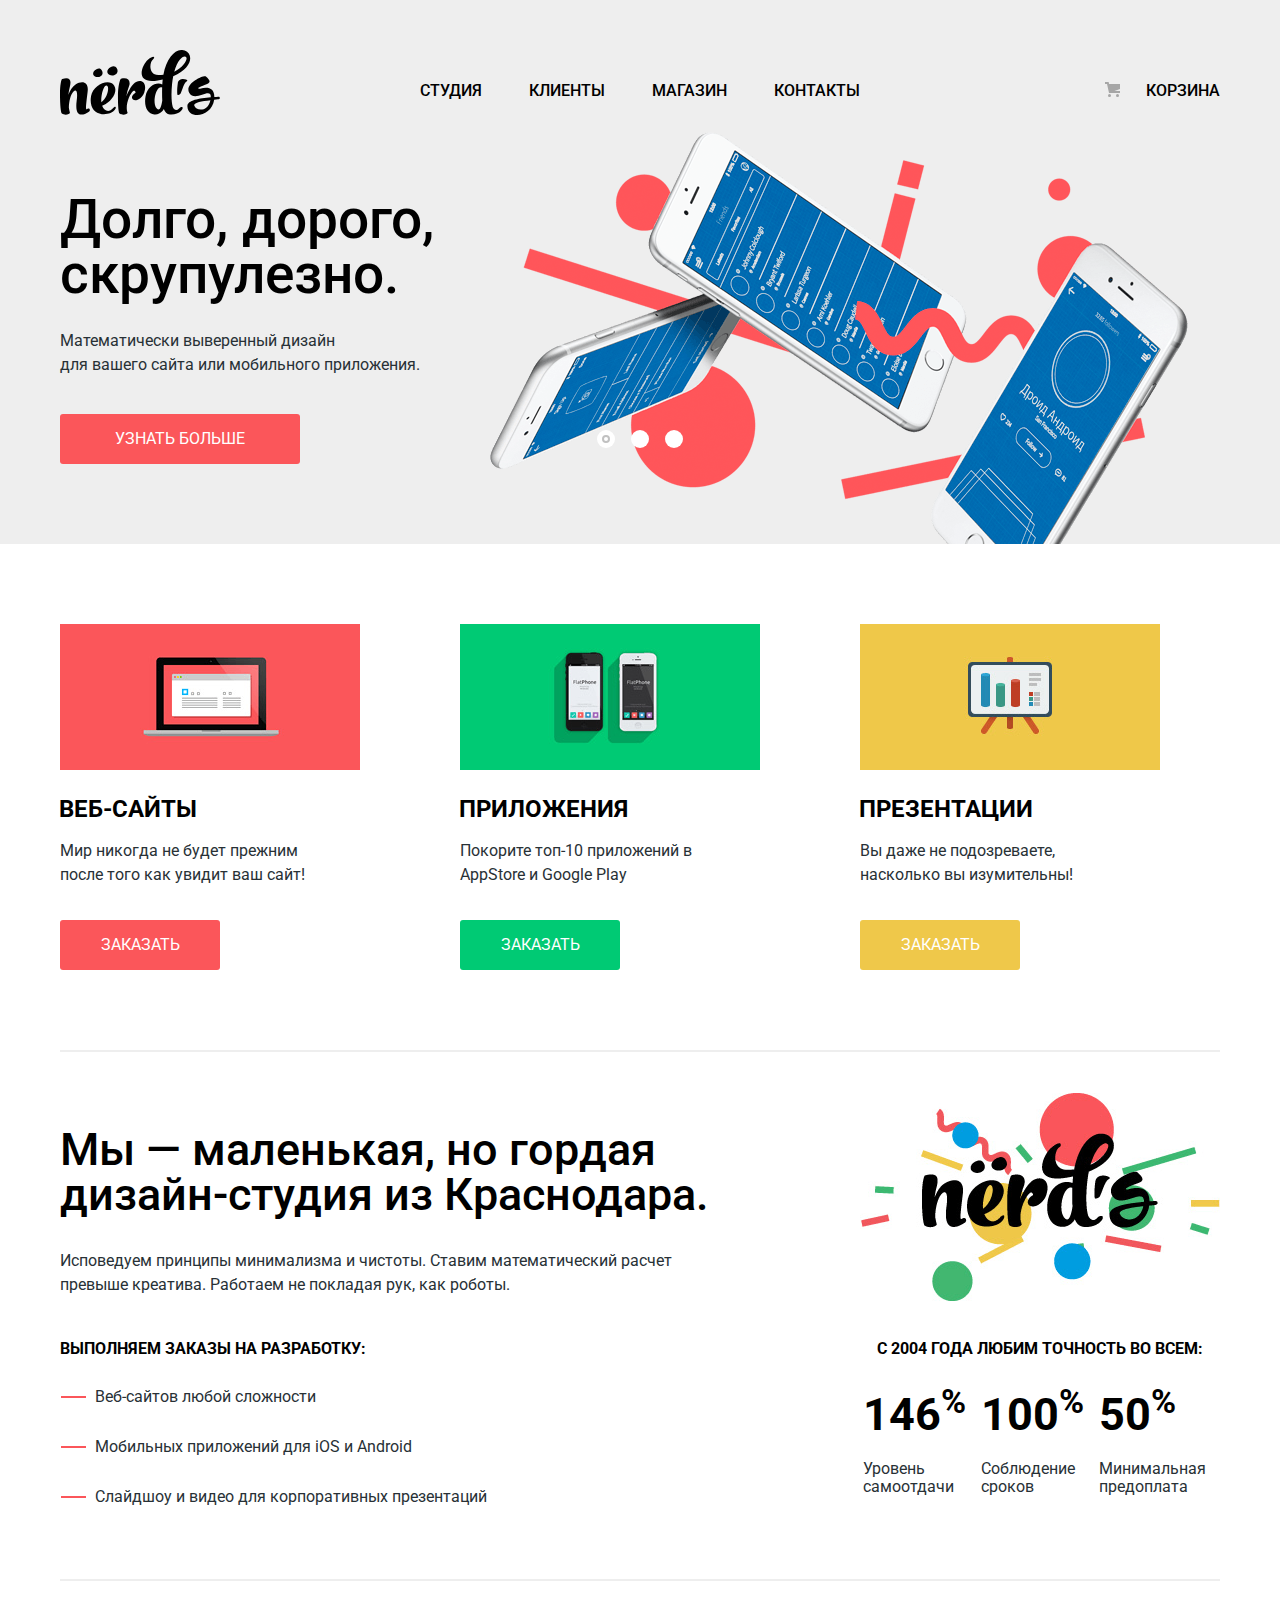
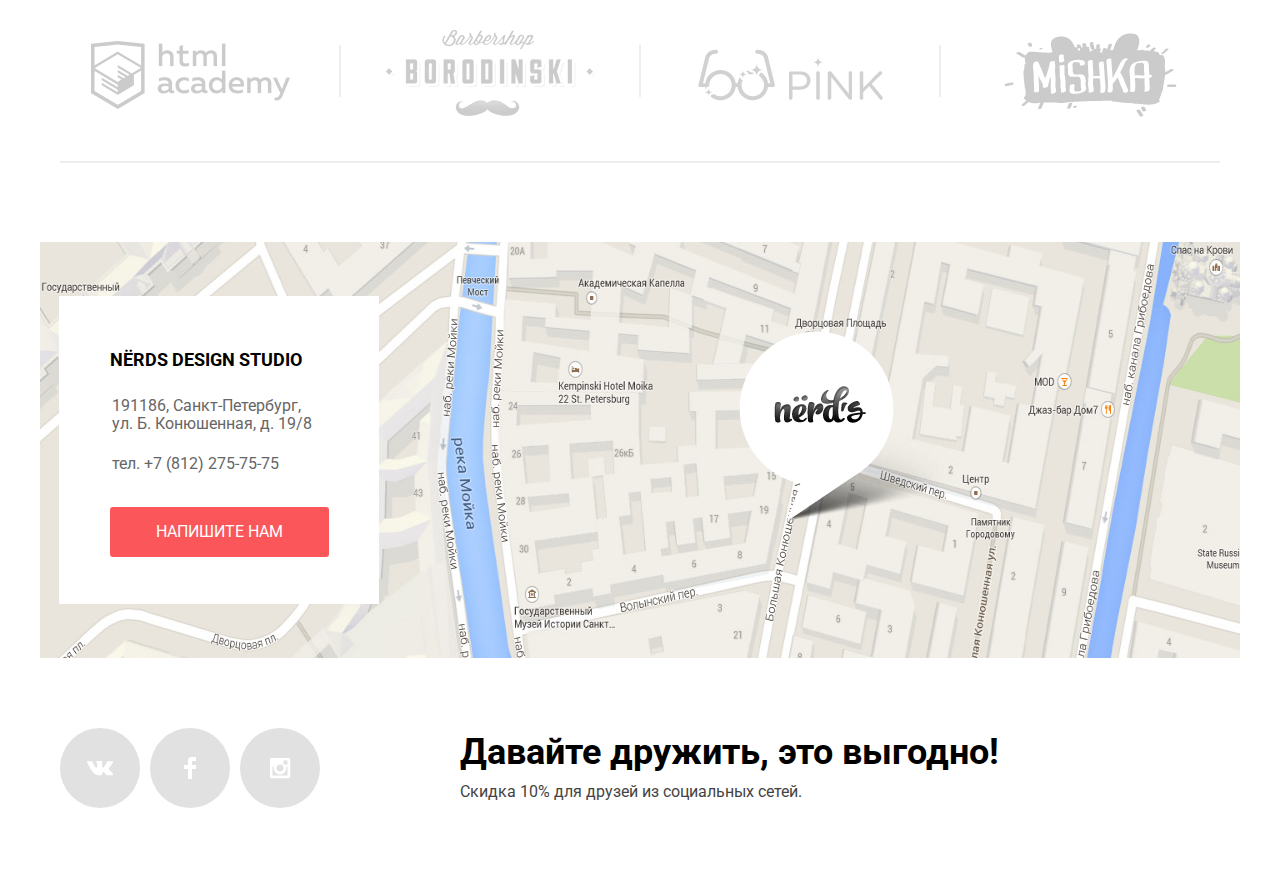
<file: index.html>
<!DOCTYPE html>
<html lang="ru">
<head>
    <meta charset="UTF-8">
    <meta name="viewport" content="width=device-width, initial-scale=1.0">
    <meta http-equiv="X-UA-Compatible" content="ie=edge">
    <link href="https://fonts.googleapis.com/css?family=Roboto:400,500,700&display=swap&subset=cyrillic" rel="stylesheet">
    <link rel="stylesheet" href="assets/style/normalize.css">
    <link rel="stylesheet" href="assets/style/style.css">
    <title>Дизайн студия «Нердс» | Главная</title>
</head>
<body>
    <header class="main-header">
        <h1 class="visually-hidden">Дизайн студия «Нердс»</h1>
        <div class="container">
            <nav class="main-navigation">
                <a class="main-logo"><img src="assets/svg/nerds-logo.svg" width="160" height="65" alt="Логотип студии"></a>
                <ul class="site-navigation-list">
                    <li><a href="#">Студия</a></li>
                    <li><a href="#">Клиенты</a></li>
                    <li><a href="catalog.html">Магазин</a></li>
                    <li><a href="#">Контакты</a></li>
                </ul>
                <ul class="user-navigation-list">
                    <li class="bash-link"><a href="#">Корзина</a></li>
                </ul>
            </nav>
        </div>
    </header>
    <main>
        <section class="main-keyvisual">
            <h2 class="visually-hidden">Преимущества</h2>
            <div class="container">
                <div class="slider-controls">
                    <i class="active first-slide-btn"></i>
                    <i class="second-slide-btn"></i>
                    <i class="third-slide-btn"></i>
                </div>
                <ul class="slider-list">
                    <li class="slider-item first-item slider-item-current">
                        <h3>
                            Долго, дорого,<br>
                            скрупулезно.
                        </h3>
                        <p>
                            Математически выверенный дизайн<br>
                            для вашего сайта или мобильного приложения.
                        </p>
                        <a class="slider-item-button button" href="#">Узнать больше</a>
                    </li>
                    <li class="slider-item second-item">
                        <h3>
                            Любим математику<br>
                            как никто другой
                        </h3>
                        <p>
                            Никакого креатива, только математические формулы<br>
                            для расчета идеальных пропорций.
                        </p>
                        <a class="slider-item-button button" href="#">Узнать больше</a>
                    </li>
                    <li class="slider-item third-item">
                        <h3>
                            Только ночь,<br>
                            только хардкор
                        </h3>
                        <p>
                            Работать днем, как все? Мы против этого.<br>
                            Ближе к полуночи работа только начинается.
                        </p>
                        <a class="slider-item-button button" href="#">Узнать больше</a>
                    </li>
                </ul>
            </div>
        </section>
        <section class="main-services container">
            <h2 class="visually-hidden">Наши услуги</h2>
            <ul class="services-list">
                <li class="services-item">
                    <h3>Веб-сайты</h3>
                    <p>
                        Мир никогда не будет прежним<br>
                        после того как увидит ваш сайт!
                    </p>
                    <button class="button btn-services" type="button">Заказать</button>
                </li>
                <li class="services-item">
                    <h3>Приложения</h3>
                    <p>
                        Покорите топ-10 приложений в<br>
                        AppStore и Google Play
                    </p>
                    <button class="button btn-services btn-green" type="button">Заказать</button>
                </li>
                <li class="services-item">
                    <h3>Презентации</h3>
                    <p>
                        Вы даже не подозреваете,<br>
                        насколько вы изумительны!
                    </p>
                    <button class="button btn-services btn-yellow" type="button">Заказать</button>
                </li>
            </ul>
        </section>
        <div class="index-columns container">
            <section class="main-studio">
                <h2 class="visually-hidden">Описание студии</h2>
                <b class="studio-topic">
                    Мы — маленькая, но гордая<br>
                    дизайн-студия из Краснодара.
                </b>
                <p class="studio-description">
                    Исповедуем принципы минимализма и чистоты. Ставим математический расчет<br>
                    превыше креатива. Работаем не покладая рук, как роботы.
                </p>
                <h4 class="order-topic">Выполняем заказы на разработку:</h4>
                <ul class="order-list">
                    <li class="order-item">Веб-сайтов любой сложности</li>
                    <li class="order-item">Мобильных приложений для iOS и Android</li>
                    <li class="order-item">Слайдшоу и видео для корпоративных презентаций</li>
                </ul>
            </section>
            <section class="main-statistic">
                <h2 class="visually-hidden">Наша статистика</h2>
                <img src="assets/img/stat-logo.png" width="360" height="208" alt="Логотип студии">
                <h4>С 2004 года любим точность во всем:</h4>
                <table class="statistic-table">
                    <tr>
                        <td>146<sup>%</sup></td>
                        <td>100<sup>%</sup></td>
                        <td>50<sup>%</sup></td>
                    </tr>
                    <tr>
                        <td>Уровень<br>самоотдачи</td>
                        <td>Соблюдение<br>сроков</td>
                        <td>Минимальная<br>предоплата</td>
                    </tr>
                </table>
            </section>
        </div>
        <section class="main-partners container">
            <h2 class="visually-hidden">Наши партнеры</h2>
            <ul class="partners-list">
                <li class="partners-item">
                    <a href="https://htmlacademy.ru/intensive/htmlcss"><img src="assets/img/logo-1.png" width="199" height="68" alt="логотип html academy"></a>
                </li>
                <li class="partners-item">
                    <a href="#"><img src="assets/img/logo-2.png" width="209" height="90" alt="логотип barbershop borodinskiy"></a>
                </li>
                <li class="partners-item">
                    <a href="#"><img src="assets/img/logo-3.png" width="185" height="52" alt="логотип pink"></a>
                </li>
                <li class="partners-item">
                    <a href="#"><img src="assets/img/logo-4.png" width="173" height="84" alt="логотип mishka"></a>
                </li>
            </ul>
        </section>
        <section class="main-map">
            <h2 class="visually-hidden">Как до нас добраться</h2>
            <img class="map-image" src="assets/img/map.jpg" width="1440" height="416" alt="Офис компании по адресу ул. Большая Конюшенная 19/8, Санкт-Петербург">
            <div class="map-description">
                <h4>Nёrds design studio</h4>
                <p>
                    191186, Санкт-Петербург,<br> 
                    ул. Б. Конюшенная, д. 19/8
                </p>
                <p>
                    тел. +7 (812) 275-75-75
                </p>
                <button class="button map-description-btn btn-red" type="button">Напишите нам</button>
            </div>
        </section>
    </main>
    <footer class="main-footer container">
        <ul class="social-list">
            <li class="social-item">
                <a href="#"><img src="assets/svg/vk-icon.svg" alt="Ссылка на Vk"></a>
            </li>
            <li class="social-item">
                <a href="#"><img src="assets/svg/fb-icon.svg" alt="Ссылка на Facebook"></a>
            </li>
            <li class="social-item">
                <a href="#"><img src="assets/svg/insta-icon.svg" alt="Ссылка на Instagram"></a>
            </li>
        </ul>
        <div class="offer-wrapper">
            <strong class="offer-topic">Давайте дружить, это выгодно!</strong>
            <p class="offer-description">
                Скидка 10% для друзей из социальных сетей.
            </p>
        </div>
    </footer>
    <section class="modal-write">
        <h2>Напишите нам</h2>
        <form class="write-us" action="https://echo.htmlacademy.ru" method="POST">
            <p class="input-item">
                <label for="write_name">Ваше имя:</label>
                <input class="modal-write-name" id="write_name" type="text" name="name" placeholder="Имя Фамилия" required>
            </p>
            <p class="input-item">
                <label for="write_email">Ваш e-mail:</label>
                <input class="modal-write-email" id="write_email" type="email" name="email" placeholder="email@example.com" pattern="/^[a-zA-Z0-9.!#$%&*+/=?^_'{|}~-]+@[a-zA-Z0-9-]+(?:\.[a-zA-Z0-9-]+)*$/" required>
            </p>
            <p class="input-item">
                <label for="white_text">Текст письма:</label>
                <textarea name="plaintext" id="white_text" cols="30" rows="5">В свободной форме</textarea>
            </p>
            <button class="button btn-red" type="submit">Отправить</button>
        </form>
        <button class="modal-close" type="button">Закрыть</button>
    </section>
    <script src="assets/js/modal.js"></script>
    <script src="assets/js/slider.js"></script>
</body>
</html>
</file>
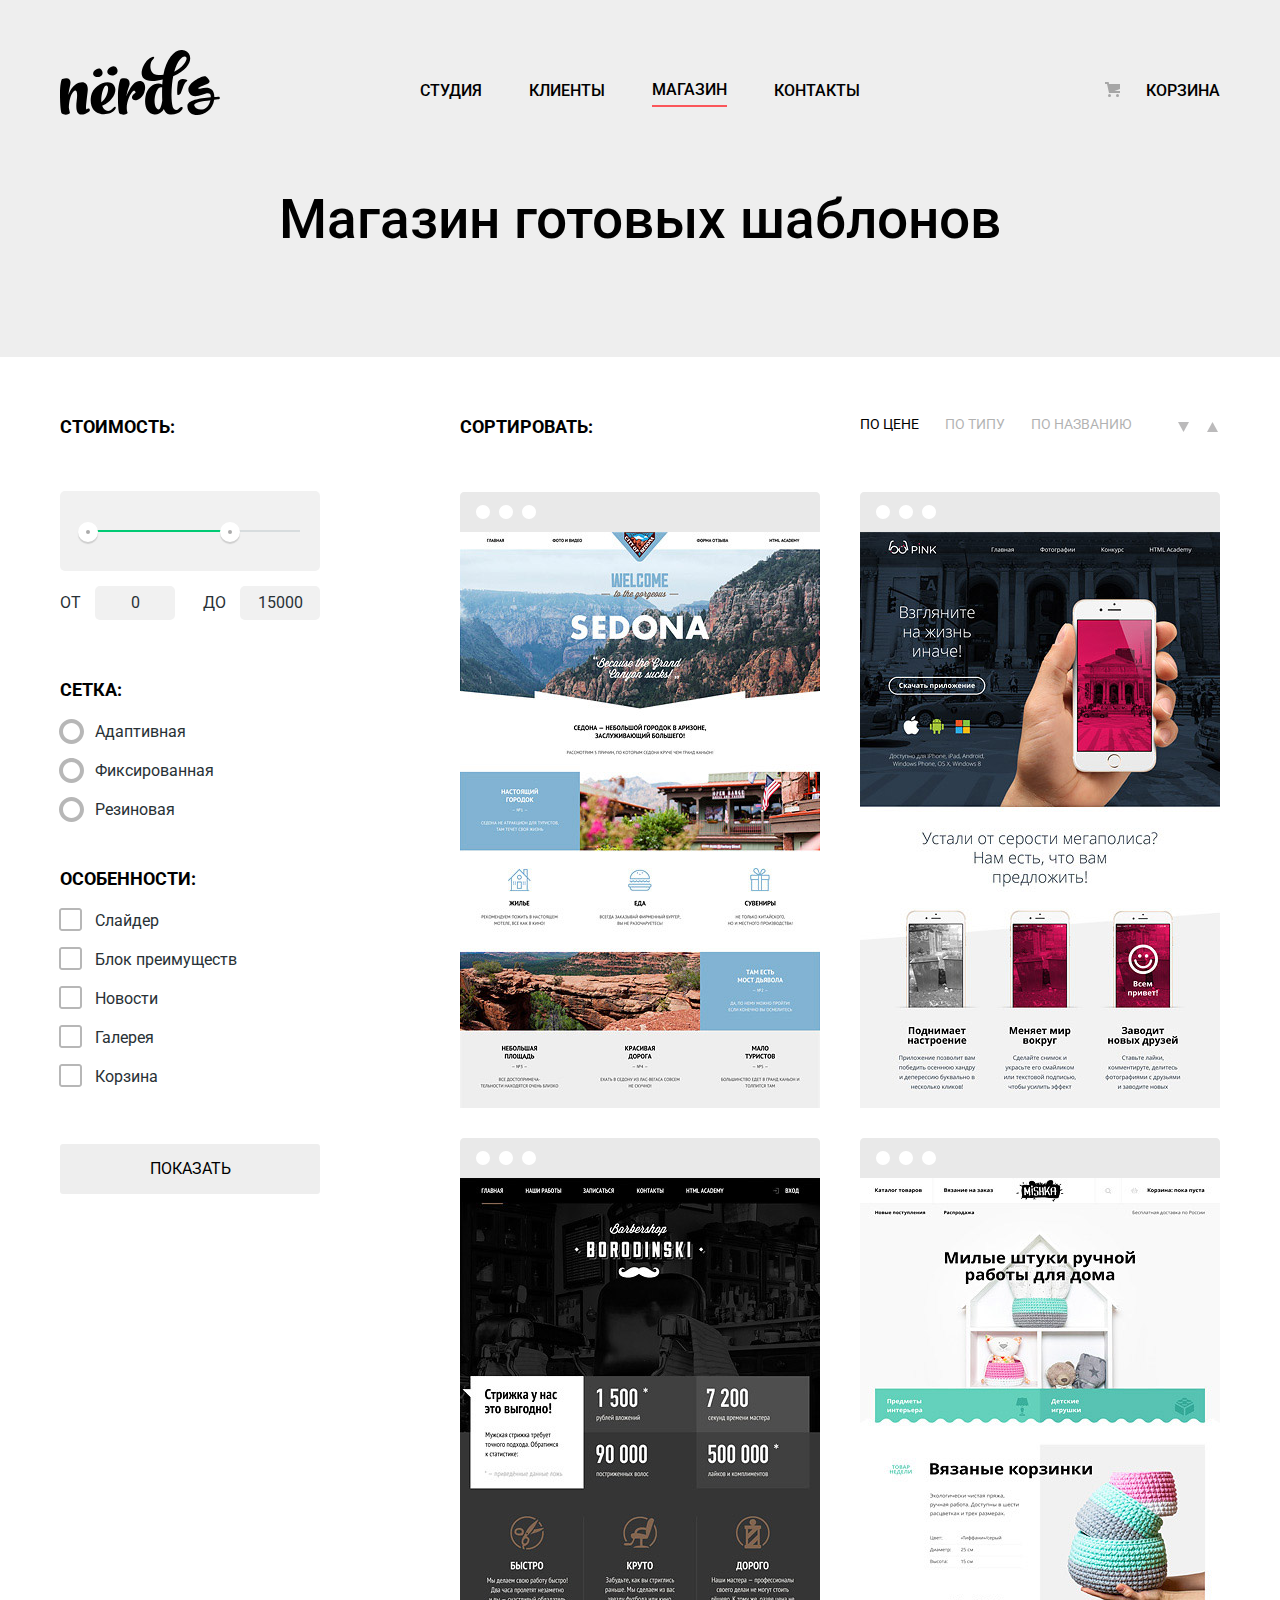
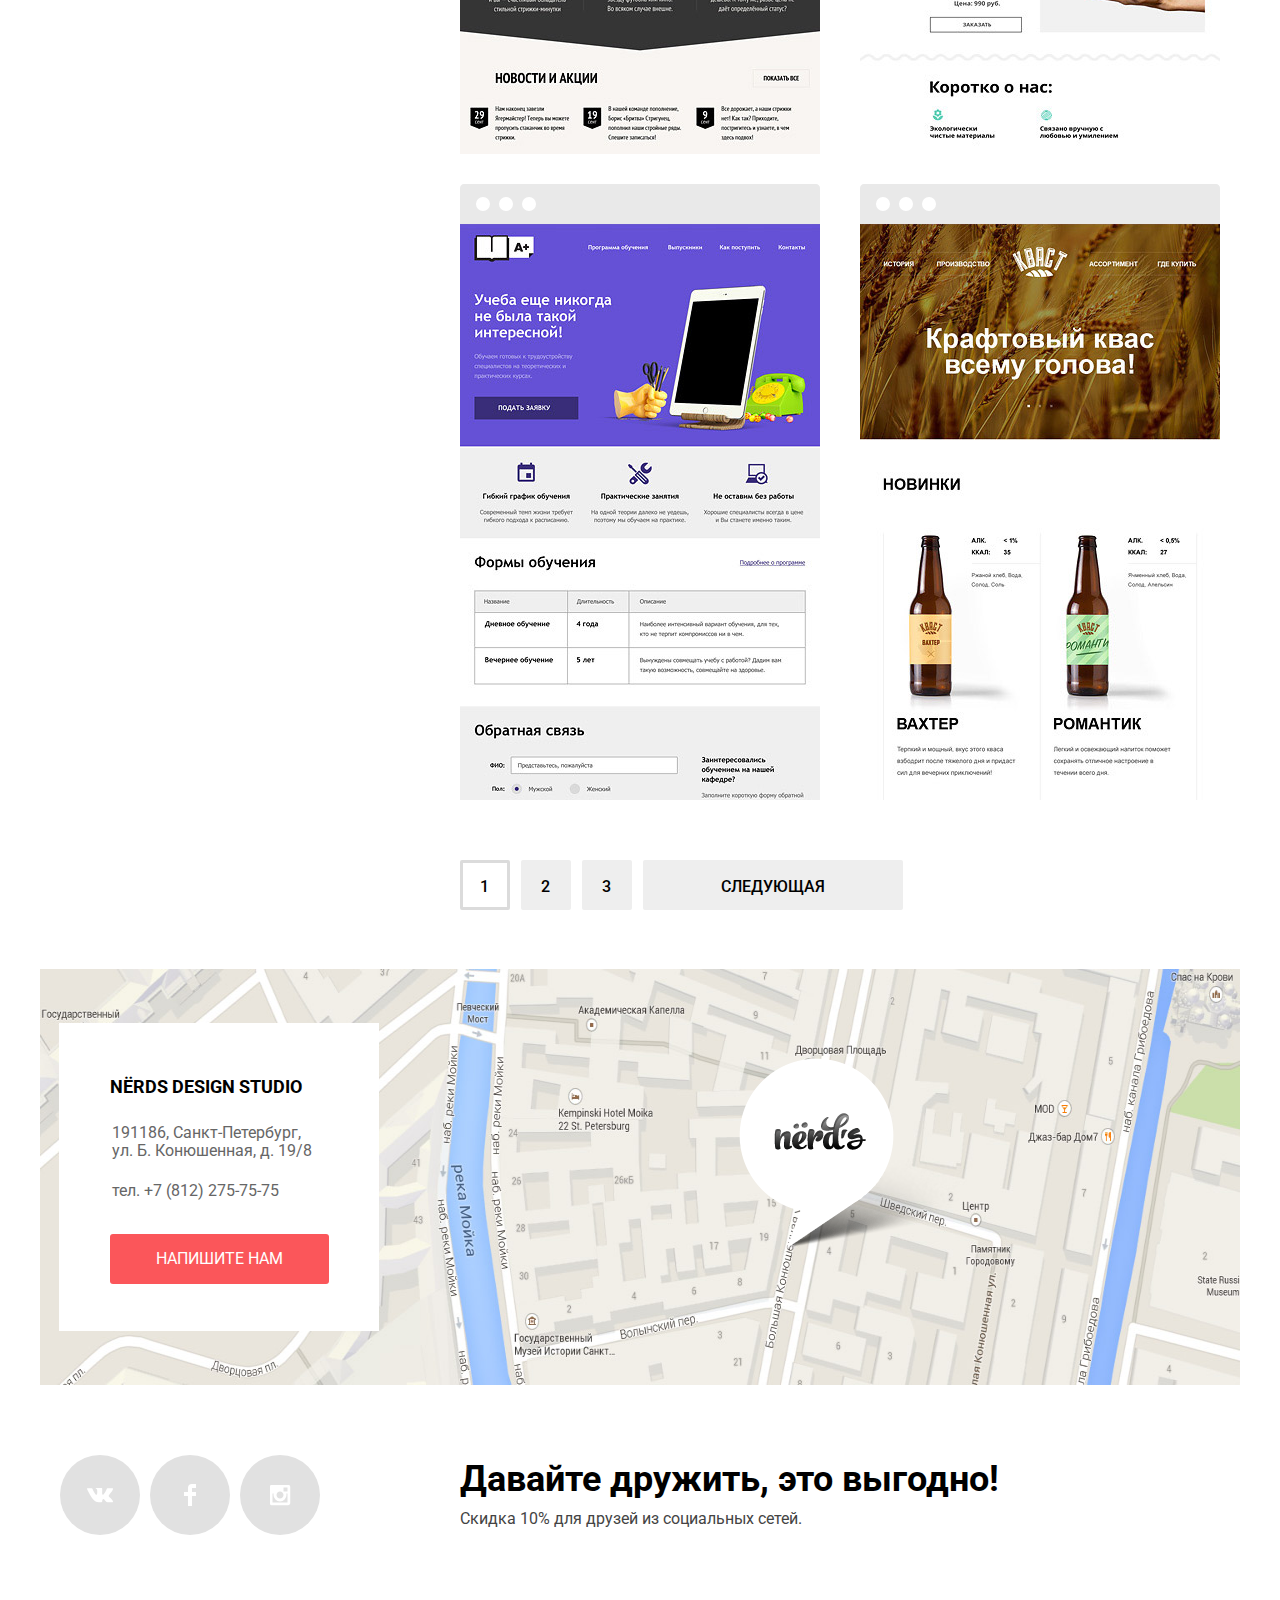
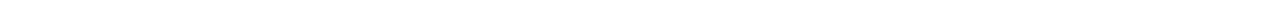
<file: catalog.html>
<!DOCTYPE html>
<html lang="en">
<head>
    <meta charset="UTF-8">
    <meta name="viewport" content="width=device-width, initial-scale=1.0">
    <meta http-equiv="X-UA-Compatible" content="ie=edge">
    <link href="https://fonts.googleapis.com/css?family=Roboto:400,500,700&display=swap&subset=cyrillic" rel="stylesheet">
    <link rel="stylesheet" href="assets/style/normalize.css">
    <link rel="stylesheet" href="assets/style/style.css">
    <title>Дизайн студия «Нердс» | Магазин готовых шаблонов</title>
</head>
<body class="inner-page">
    <header class="main-header">
        <div class="container">
            <nav class="main-navigation">
                <a class="main-logo" href="index.html"><img src="assets/svg/nerds-logo.svg" width="160" height="65" alt="Логотип студии"></a>
                <ul class="site-navigation-list">
                    <li><a href="#">Студия</a></li>
                    <li><a href="#">Клиенты</a></li>
                    <li class="navigation-item-current"><a>Магазин</a></li>
                    <li><a href="#">Контакты</a></li>
                </ul>
                <ul class="user-navigation-list">
                    <li class="bash-link"><a href="#">Корзина</a></li>
                </ul>
            </nav>
            <h1 class="page-title">Магазин готовых шаблонов</h1>
        </div>
    </header>
    <main>
        <div class="catalog-columns container">
            <section class="filter">
                <h2 class="visually-hidden">Фильтр товаров</h2>
                <form class="filter" action="https://echo.htmlacademy.ru" method="GET">
                    <fieldset class="filter-item">
                        <legend>Стоимость:</legend>
                        <div class="range-filter">
                            <div class="range-controls">
                                <div class="scale">
                                    <div class="bar"></div>
                                </div>
                                <div class="toggle toggle-min"></div>
                                <div class="toggle toggle-max"></div>
                            </div>
                            <div class="price-controls">
                                <label class="min-price">от <input name="min-price" type="text" value="0"></label>
                                <label class="max-price">до <input name="max-price" type="text" value="15000"></label>
                            </div>
                        </div>
                    </fieldset>
                    <fieldset class="filter-item">
                        <legend>Сетка:</legend>
                        <ul>
                            <li class="filter-option">
                                <input class="visually-hidden filter-input filter-input-radio" id="filter_adaptive" type="radio" name="filter-grid">
                                <label class="filter-label filter-label-radio" for="filter_adaptive">Адаптивная</label>
                            </li>
                            <li class="filter-option">
                            	<input class="visually-hidden filter-input filter-input-radio" id="filter_static" type="radio" name="filter-grid">
                            	<label class="filter-label filter-label-radio" for="filter_static">Фиксированная</label>
                            </li>
                            <li class="filter-option">
                                <input class="visually-hidden filter-input filter-input-radio" id="filter_fluid" type="radio" name="filter-grid">
                                <label class="filter-label filter-label-radio" for="filter_fluid">Резиновая</label>
                            </li>
                        </ul>
                    </fieldset>
                    <fieldset class="filter-item">
                        <legend>Особенности:</legend>
                        <ul>
                            <li class="filter-option">
                                <input class="visually-hidden filter-input filter-input-checkbox" id="filter_slider" type="checkbox" name="filter-slider">
                                <label class="filter-label filter-label-checkbox" for="filter_slider">Слайдер</label>
                            </li>
                            <li class="filter-option">
                                <input class="visually-hidden filter-input filter-input-checkbox" id="filter_advantages" type="checkbox" name="filter-advantages">
                                <label class="filter-label filter-label-checkbox" for="filter_advantages">Блок преимуществ</label>
                            </li>
                            <li class="filter-option">
                                <input class="visually-hidden filter-input filter-input-checkbox" id="filter_news" type="checkbox" name="filter-news">
                                <label class="filter-label filter-label-checkbox" for="filter_news">Новости</label>
                            </li>
                            <li class="filter-option">
                                <input class="visually-hidden filter-input filter-input-checkbox" id="filter_gallery" type="checkbox" name="filter-gallery">
                                <label class="filter-label filter-label-checkbox" for="filter_gallery">Галерея</label>
                            </li>
                            <li class="filter-option">
                                <input class="visually-hidden filter-input filter-input-checkbox" id="filter_basket" type="checkbox" name="filter-basket">
                                <label class="filter-label filter-label-checkbox" for="filter_basket">Корзина</label>
                            </li>
                        </ul>
                    </fieldset>
                    <button class="button btn-filter" type="button">Показать</button>
                </form>
            </section>
            <section class="catalog">
                <div class="catalog-sort">
                    <h3 class="sort-topic">Сортировать:</h3>
                    <div class="sort-list-wrapper">
                        <ul class="sort-type-list">
                            <li class="sort-type-item type-active">
                                <a>По цене</a>
                            </li>
                            <li class="sort-type-item">
                                <a href="#">По типу</a>
                            </li>
                            <li class="sort-type-item">
                                <a href="#">По названию</a>
                            </li>
                        </ul>
                        <ul class="sort-direction-list">
                            <li class="sort-direction-item direction-down direction-active">
                                <a href="#"><span class="visually-hidden">Сортировка по убыванию</span></a>
                            </li>
                            <li class="sort-direction-item direction-up">
                                <a href="#"><span class="visually-hidden">Сортировка по возрастанию</span></a>
                            </li>
                        </ul>
                    </div>
                </div>
                <ul class="catalog-list">
                    <li class="catalog-item">
                        <svg xmlns="http://www.w3.org/2000/svg" width="360" height="40" viewBox="0 0 360 40"><path fill="#e9e9e9" d="M356 0H4C1.8 0 0 1.8 0 4v36h360V4c0-2.2-1.8-4-4-4zM22.991 27a7 7 0 1 1 0-14 7 7 0 0 1 0 14zm23.011 0a7 7 0 1 1 0-14 7 7 0 0 1 0 14zm23.011 0a7 7 0 1 1 0-14 7 7 0 0 1 0 14z"/></svg>
                        <img src="assets/img/img-sedona.jpg" width="360" height="576" alt="Превью сайта «Седона»">
                        <div class="catalog-item-hover">
                            <h3>Sedona</h3>
                            <p>
                                Информационный сайт<br>
                                для туристов
                            </p>
                            <button class="button btn-red" type="button">9 900 Руб.</button>
                        </div>
                    </li>
                    <li class="catalog-item">
                        <svg xmlns="http://www.w3.org/2000/svg" width="360" height="40" viewBox="0 0 360 40"><path fill="#e9e9e9" d="M356 0H4C1.8 0 0 1.8 0 4v36h360V4c0-2.2-1.8-4-4-4zM22.991 27a7 7 0 1 1 0-14 7 7 0 0 1 0 14zm23.011 0a7 7 0 1 1 0-14 7 7 0 0 1 0 14zm23.011 0a7 7 0 1 1 0-14 7 7 0 0 1 0 14z"/></svg>
                        <img src="assets/img/img-pink.jpg" width="360" height="576" alt="Превью сайта «Пинк»">
                        <div class="catalog-item-hover">
                            <h3>Pink app</h3>
                            <p>
                                Продуктовый лендинг<br>
                                приложения для iOS и Android
                            </p>
                            <button class="button btn-red" type="button">9 900 Руб.</button>
                        </div>
                    </li>
                    <li class="catalog-item">
                        <svg xmlns="http://www.w3.org/2000/svg" width="360" height="40" viewBox="0 0 360 40"><path fill="#e9e9e9" d="M356 0H4C1.8 0 0 1.8 0 4v36h360V4c0-2.2-1.8-4-4-4zM22.991 27a7 7 0 1 1 0-14 7 7 0 0 1 0 14zm23.011 0a7 7 0 1 1 0-14 7 7 0 0 1 0 14zm23.011 0a7 7 0 1 1 0-14 7 7 0 0 1 0 14z"/></svg>
                        <img src="assets/img/img-barbershop.jpg" width="360" height="576" alt="Превью сайта «Бородинский»">
                        <div class="catalog-item-hover">
                            <h3>Barbershop</h3>
                            <p>
                                Сайт салоны красоты.<br>
                                Для мужчин, да.
                            </p>
                            <button class="button btn-red" type="button">9 900 Руб.</button>
                        </div>
                    </li>
                    <li class="catalog-item">
                        <svg xmlns="http://www.w3.org/2000/svg" width="360" height="40" viewBox="0 0 360 40"><path fill="#e9e9e9" d="M356 0H4C1.8 0 0 1.8 0 4v36h360V4c0-2.2-1.8-4-4-4zM22.991 27a7 7 0 1 1 0-14 7 7 0 0 1 0 14zm23.011 0a7 7 0 1 1 0-14 7 7 0 0 1 0 14zm23.011 0a7 7 0 1 1 0-14 7 7 0 0 1 0 14z"/></svg>
                        <img src="assets/img/img-mishka.jpg" width="360" height="576" alt="Превью сайта «Мишка»">
                        <div class="catalog-item-hover">
                            <h3>Mishka</h3>
                            <p>
                                Интернет-магазин<br>
                                вязаных игрушек
                            </p>
                            <button class="button btn-red" type="button">9 900 Руб.</button>
                        </div>
                    </li>
                    <li class="catalog-item">
                        <svg xmlns="http://www.w3.org/2000/svg" width="360" height="40" viewBox="0 0 360 40"><path fill="#e9e9e9" d="M356 0H4C1.8 0 0 1.8 0 4v36h360V4c0-2.2-1.8-4-4-4zM22.991 27a7 7 0 1 1 0-14 7 7 0 0 1 0 14zm23.011 0a7 7 0 1 1 0-14 7 7 0 0 1 0 14zm23.011 0a7 7 0 1 1 0-14 7 7 0 0 1 0 14z"/></svg>
                        <img src="assets/img/img-aplus.jpg" width="360" height="576" alt="Превью сайта «А Плюс»">
                        <div class="catalog-item-hover">
                            <h3>A Plus</h3>
                            <p>
                                Лендинг курсов повышения<br>
                                квалификации
                            </p>
                            <button class="button btn-red" type="button">9 900 Руб.</button>
                        </div>
                    </li>
                    <li class="catalog-item">
                        <svg xmlns="http://www.w3.org/2000/svg" width="360" height="40" viewBox="0 0 360 40"><path fill="#e9e9e9" d="M356 0H4C1.8 0 0 1.8 0 4v36h360V4c0-2.2-1.8-4-4-4zM22.991 27a7 7 0 1 1 0-14 7 7 0 0 1 0 14zm23.011 0a7 7 0 1 1 0-14 7 7 0 0 1 0 14zm23.011 0a7 7 0 1 1 0-14 7 7 0 0 1 0 14z"/></svg>
                        <img src="assets/img/img-kvast.jpg" width="360" height="576" alt="Превью сайта «Кваст»">
                        <div class="catalog-item-hover">
                            <h3>Кваст</h3>
                            <p>
                                Промо-сайт производителя<br>
                                крафтового кваса
                            </p>
                            <button class="button btn-red" type="button">9 900 Руб.</button>
                        </div>
                    </li>
                </ul>
                <ul class="pagination-list">
                    <li class="pagination-item pagination-item-current">
                        <a>1</a>
                    </li>
                    <li class="pagination-item">
                        <a href="#">2</a>
                    </li>
                    <li class="pagination-item">
                        <a href="#">3</a>
                    </li>
                    <li class="pagination-item pagination-next">
                        <a href="#">Следующая</a>
                    </li>
                </ul>
            </section>
        </div>
        <section class="main-map">
            <h2 class="visually-hidden">Как до нас добраться</h2>
            <img class="map-image" src="assets/img/map.jpg" width="1440" height="416" alt="Офис компании по адресу ул. Большая Конюшенная 19/8, Санкт-Петербург">
            <div class="map-description">
                <h4>Nёrds design studio</h4>
                <p>
                    191186, Санкт-Петербург,<br> 
                    ул. Б. Конюшенная, д. 19/8
                </p>
                <p>
                    тел. +7 (812) 275-75-75
                </p>
                <button class="button map-description-btn btn-red" type="button">Напишите нам</button>
            </div>
        </section>
    </main>
    <footer class="main-footer container">
        <ul class="social-list">
            <li class="social-item">
                <a href="#"><img src="assets/svg/vk-icon.svg" alt="Ссылка на Vk"></a>
            </li>
            <li class="social-item">
                <a href="#"><img src="assets/svg/fb-icon.svg" alt="Ссылка на Facebook"></a>
            </li>
            <li class="social-item">
                <a href="#"><img src="assets/svg/insta-icon.svg" alt="Ссылка на Instagram"></a>
            </li>
        </ul>
        <div class="offer-wrapper">
            <strong class="offer-topic">Давайте дружить, это выгодно!</strong>
            <p class="offer-description">
                Скидка 10% для друзей из социальных сетей.
            </p>
        </div>
    </footer>
    <section class="modal-write">
        <h2>Напишите нам</h2>
        <form class="write-us" action="https://echo.htmlacademy.ru" method="POST">
            <p class="input-item">
                <label for="write_name">Ваше имя:</label>
                <input class="modal-write-name" id="write_name" type="text" name="name" placeholder="Имя Фамилия" required>
            </p>
            <p class="input-item">
                <label for="write_email">Ваш e-mail:</label>
                <input class="modal-write-email" id="write_email" type="email" name="email" placeholder="email@example.com" pattern="/^[a-zA-Z0-9.!#$%&*+/=?^_'{|}~-]+@[a-zA-Z0-9-]+(?:\.[a-zA-Z0-9-]+)*$/" required>
            </p>
            <p class="input-item">
                <label for="white_text">Текст письма:</label>
                <textarea name="plaintext" id="white_text" cols="30" rows="5">В свободной форме</textarea>
            </p>
            <button class="button btn-red" type="submit">Отправить</button>
        </form>
        <button class="modal-close" type="button">Закрыть</button>
    </section>
    <script src="assets/js/modal.js"></script>
</body>
</html>
</file>
<file: assets/style/style.css>
/*
* Prefixed by https://autoprefixer.github.io
* PostCSS: v7.0.29,
* Autoprefixer: v9.7.6
* Browsers: last 4 version
*/

body {
    min-width: 1200px;
    margin: 0;
    padding: 0;

    font-family: 'Roboto', Arial, sans-serif;
    font-size: 16px;
    line-height: 24px;
    font-weight: 400;
    color: #283136;

    background-color: #ffffff;

}

a {
    text-decoration: none;
}

.visually-hidden:not(:focus):not(:active),
input[type="checkbox"].visually-hidden,
input[type="radio"].visually-hidden {
    position: absolute;

    width: 1px;
    height: 1px;
    margin: -1px;
    border: 0;
    padding: 0;

    white-space: nowrap;

    -webkit-clip-path: inset(100%);

    clip-path: inset(100%);
    clip: rect(0 0 0 0);
    overflow: hidden;
}

.container {
    width: 1200px;
    margin: 0 auto;
    padding: 0 20px;
    -webkit-box-sizing: border-box;
    box-sizing: border-box;
}

.button {
    display: block;
    width: 240px;
    padding: 16px 0;

    font-size: 16px;
    line-height: 18px;
    color: #ffffff;
    text-transform: uppercase;
    text-align: center;
    text-decoration: none;

    background-color: #fb565a;
    border-radius: 3px;
    border: none;
    cursor: pointer;
}

.button:hover,
.button:focus {
    background-color: #e74246;
}

.button:active {
    color: rgba(255, 255, 255, 0.3);

    background-color: #d7373b;
    -webkit-box-shadow: 0 3px rgba(0, 0, 0, 0.1) inset;
    box-shadow: 0 3px rgba(0, 0, 0, 0.1) inset;
}

/* Шапка сайта */

.page-title {
    margin: 0 auto;
    padding: 0;
    padding-top: 70px;
    padding-bottom: 110px;


    font-size: 55px;
    line-height: 55px;
    font-weight: 500;
    text-align: center;
    color: #000000;

    background-color: #eeeeee;
}

.main-header {
    background-color: #eeeeee;
}

.main-logo img:hover {
    cursor: pointer;
    opacity: 0.8;
}

.main-logo img:active {
    opacity: 0.3;
}

.main-navigation {
    display: -webkit-box;
    display: -ms-flexbox;
    display: flex;
    -webkit-box-pack: justify;
    -ms-flex-pack: justify;
    justify-content: space-between;
    width: 1160px;
    padding-top: 50px;
}

.site-navigation-list {
    display: -webkit-box;
    display: -ms-flexbox;
    display: flex;
    -webkit-box-pack: justify;
    -ms-flex-pack: justify;
    justify-content: space-between;
    -ms-flex-wrap: wrap;
    flex-wrap: wrap;
    -webkit-box-align: center;
    -ms-flex-align: center;
    align-items: center;

    min-width: 440px;
    margin: 0;
    padding: 0;
    padding-top: 10px;

    list-style: none;
}

.navigation-item-current::after {
    content: "";

    display: block;
    width: inherit;
    height: 2px;

    background-color: #fb565a;
}

.user-navigation-list {
    position: relative;

    display: -webkit-box;

    display: -ms-flexbox;

    display: flex;
    -ms-flex-wrap: wrap;
    flex-wrap: wrap;
    -webkit-box-pack: end;
    -ms-flex-pack: end;
    justify-content: flex-end;
    -webkit-box-align: center;
    -ms-flex-align: center;
    align-items: center;
    min-width: 160px;
    margin: 0;
    padding: 0;
    padding-top: 10px;

    list-style: none;
}

.bash-link {
    -webkit-box-sizing: border-box;
    box-sizing: border-box;
    padding-left: 45px;
}

.bash-link::before {
    content: "";

    position: absolute;
    top: 32px;
    left: 45px;
    width: 20px;
    height: 20px;

    background-image: url("../svg/cart-icon.svg");
    background-repeat: no-repeat;
    background-position: 0 0;
}

.site-navigation-list li a,
.user-navigation-list li a{
    line-height: 30px;
    font-weight: 500;
    text-transform: uppercase;
    color: #000000;

    background-color: #eeeeee;
}

.site-navigation-list li:not(.navigation-item-current) a:hover,
.user-navigation-list li a:hover {
    color: #fb565a;
}

.site-navigation-list li a:active,
.user-navigation-list li a:active {
    color: #000000;
    opacity: 0.3;
}

.active {
    position: relative;
}

.active::after {
    content: "";

    position: absolute;
    top: 33px;
    left: 2px;
    display: block;

    width: 74px;
    height: 2px;
    background-color: #fb565a;
}

/* Кейвижуал */

.main-keyvisual {
    position: relative;

    background-color: #eeeeee;
}

.slider-controls {
    position: absolute;
    left: 50%;
    bottom: 104px;
    z-index: 100;

    width: 160px;
    height: 18px;

    text-align: center;
    font-size: 0;
    -webkit-transform: translate(-50%);
    -ms-transform: translate(-50%);
    transform: translate(-50%);
}

.slider-controls i {
    position: relative;

    display: inline-block;
    width: 18px;
    height: 18px;
    padding: 8px;

    border-radius: 50%;
    cursor: pointer;
}

.slider-controls i::after {
    content: "";

    position: absolute;
    top: 8px;
    left: 8px;
    z-index: 1;

    width: 18px;
    height: 18px;

    background: #ffffff;

    border-radius: 50%;
}

.slider-controls .active::before {
    content: "";

    position: absolute;
    left: 50%;
    top: 50%;
    z-index: 2;

    width: 4px;
    height: 4px;
    margin: -4px;

    background-color: inherit;
    border: 2px solid #c1c1c1;
    border-radius: 50%;
}

.slider-list {
    margin: 0;
    padding: 0;

    list-style: none;
}

.slider-item {
    display: none;
    padding: 70px 0 80px 0;
}

.slider-item-current {
    display: block;
}

.slider-item:nth-child(1) {
    background-image: url("../img/slide1.png");
    background-repeat: no-repeat;
    background-position: 93% 10px;
}
.slider-item:nth-child(2) {
    background-image: url("../img/slide2.png");
    background-repeat: no-repeat;
    background-position: 100% 0;
}
.slider-item:nth-child(3) {
    background-image: url("../img/slide3.png");
    background-repeat: no-repeat;
    background-position: 100% 20px;
}

.slider-item h3 {
    max-width: 600px;
    margin: 0;
    margin-bottom: 27px;

    font-size: 55px;
    line-height: 55px;
    font-weight: 500;
    color: #000000;
}

.slider-item p {
    max-width: 430px;
    margin: 0;
    margin-bottom: 37px;
}

.slider-item-button {
    background-color: #fb565a;
}

/* Услгуги */

.main-services {
    background-image: url("../img/divide.png");
    background-repeat: no-repeat;
    background-position: 20px 506px;
    padding-bottom: 87px;
    margin-bottom: 36px;
}

.services-list {
    display: -webkit-box;
    display: -ms-flexbox;
    display: flex;
    -webkit-box-pack: justify;
    -ms-flex-pack: justify;
    justify-content: space-between;
    margin: 0;
    padding: 0;

    list-style: none;
}

.services-item {
    position: relative;

    width: 300px;
    margin-right: 60px;
    margin-top: 80px;
}

.services-item:first-child {
    background-image: url("../img/service1.png");
    background-position: 0 0;
    background-repeat: no-repeat;
}

.services-item:nth-child(2) {
    background-image: url("../img/service2.png");
    background-position: 0 0;
    background-repeat: no-repeat;
}

.services-item:last-child {
    background-image: url("../img/service3.png");
    background-position: 0 0;
    background-repeat: no-repeat;
}

.services-item h3 {
    position: absolute;
    top: 146px;
    left: -1px;

    font-size: 24px;
    line-height: 30px;
    font-weight: 700;
    text-transform: uppercase;
    color: #000000;

    background-color: #ffffff;
}

.services-item p {
    margin-top: 215px
}

.btn-services {
    width: 160px;
    margin-top: 33px;
}

.btn-green {
    background-color: #00ca74;
}

.btn-green:hover,
.btn-green:focus {
    background-color: #00bc6c;
}

.btn-yellow {
    background-color: #efc84a;
}

.btn-yellow:hover,
.btn-yellow:focus {
    background-color: #eab534;
}

/* Описание студии */

.index-columns {
    display: -webkit-box;
    display: -ms-flexbox;
    display: flex;
    -webkit-box-pack: justify;
    -ms-flex-pack: justify;
    justify-content: space-between;

    padding-bottom: 55px;

    background-image: url("../img/divide.png");
    background-repeat: no-repeat;
    background-position: 20px 486px;
}

.studio-topic {
    display: block;
    padding-top: 34px;

    font-size: 45px;
    line-height: 45px;
    font-weight: 500;
    color: #000000;

    background-color: #ffffff;
}

.studio-description {
    display: block;
    margin: 0;
    padding-top: 32px;
}

.order-topic {
    margin: 0;
    padding-top: 40px;

    font-weight: 700;
    text-transform: uppercase;
    color: #000000;

    background-color: #ffffff;
}

.order-list {
    margin: 0;
    padding: 0;

    list-style: none;
}

.order-item {
    padding-left: 35px;
    padding-top: 24px;
}

.order-item::after {
    content: "";

    display: block;
    position: relative;
    top: -13px;
    left: -34px;

    width: 25px;
    height: 2px;
    background-color: #fb565a;
}

/* Статистика */

.main-statistic h4 {
    display: block;
    margin: 0;
    padding: 0;
    padding-top: 29px;
    padding-left: 17px;

    font-weight: 700;
    text-transform: uppercase;
    color: #000000;

    background-color: #ffffff;
}

.statistic-table {
    margin-top: 37px;
    min-width: 360px;
    min-height: 129px;
}

.statistic-table tr:first-child td {
    font-size: 45px;
    line-height: 10px;
    font-weight: 700;
    color: #000000;

    background-color: #ffffff;
}

.statistic-table tr:last-child td {
    line-height: 18px;
}

/* Партнеры */

.main-partners {
    background: url("../img/divide.png") 20px 179px no-repeat;
}

.partners-list {
    display: -webkit-box;
    display: -ms-flexbox;
    display: flex;
    -webkit-box-pack: justify;
    -ms-flex-pack: justify;
    justify-content: space-between;

    margin: 0;
    padding: 0;
    padding-bottom: 38px;

    list-style: none;
}

.partners-item {
    display: -webkit-box;
    display: -ms-flexbox;
    display: flex;
    -ms-flex-pack: distribute;
    justify-content: space-around;
    -webkit-box-align: center;
    -ms-flex-align: center;
    align-items: center;
    position: relative;

    width: 260px;
    padding-top: 48px;
}



.partners-item:not(:nth-child(4n))::after {
    content: "";
    position: absolute;
    top: 63px;
    left: 279px;

    width: 2px;
    height: 52px;

    background-color: #eeeeee;
}

.partners-item img {
    opacity: 0.2;
}

.partners-item img:hover {
    opacity: 1;
}

.partners-item img:active {
    opacity: 0.1;
}

/* Блок с картой */

.main-map {
    position: relative;

    width: 1200px;
    margin: 0 auto;
    margin-top: 77px;
    padding: 0;
}

.map-image {
    width: 1200px;

    overflow: hidden;
}

.map-description::before {
    content: "";
    position: absolute;
    top: 35px;
    left: 680px;
    z-index: 100;
    display: block;
    width: 231px;
    height: 190px;

    background-image: url("/assets/img/map-marker.png");
    background-image: url("../img/map-marker.png");
    background-repeat: no-repeat;

}

.map-description {
    position: absolute;
    top: 54px;
    left: 19px;

    width: 320px;
    min-height: 308px;

    background-color: #ffffff;
}

.map-description h4 {
    margin: 0;
    padding: 0;
    padding-top: 49px;
    padding-left: 51px;

    font-size: 18px;
    line-height: 30px;
    font-weight: 700;
    text-transform: uppercase;
    color: #000000;

    background-color: #ffffff;
}

.map-description p {
    margin: 0;
    padding: 0;
    padding-top: 22px;
    padding-left: 53px;

    line-height: 18px;
    color: #666666;

    background-color: #ffffff;
}

.map-description-btn {
    margin-top: 34px;
    margin-left: 51px;

    width: 219px;
    height: 50px;
}

/* Фильтр товаров */

.filter {
    width: 260px;
}

.filter-item {
    margin: 0;
    margin-top: 55px;
    padding: 0;

    border: none;
}


.filter-item:last-of-type { /* Ради пиксельперфекта */
    margin-top: 42px;
}

.filter legend {
    font-size: 18px;
    line-height: 30px;
    font-weight: 700;
    text-transform: uppercase;
    color: #000000;

    background-color: #ffffff;
}

.range-filter {
    width: 260px;
    margin-top: 49px;
}

.range-controls {
    position: relative;

    height: 41px;
    margin-bottom: 15px;
    padding-top: 39px;
    padding-right: 20px;
    padding-left: 20px;

    background-color: #f1f1f1;

    border-radius: 5px;
}

.range-controls .scale {
    height: 2px;

    background: #d7dcde;
}

.range-controls .bar {
    width: 70%;
    height: 2px;

    background: #00ca74;
}

.range-controls .toggle {
    position: absolute;
    top: 31px;
    left: 0;

    width: 4px;
    height: 4px;
    padding: 0;

    border: 8px solid #ffffff;
    background-color: #ababab;
    -webkit-box-shadow: 0 2px 1px 0 #cfcfcf;
    box-shadow: 0 2px 1px 0 #cfcfcf;
    border-radius: 50%;
    cursor: pointer;
}

.range-controls .toggle-min {
    left: 18px;
}

.range-controls .toggle-max {
    left: 160px;
}


.price-controls {
    font-size: 0;
}

.price-controls label {
    display: inline-block;
    width: 50%;

    font-size: 16px;
    text-transform: uppercase;
}

.price-controls input {
    width: 60px;
    padding: 8px 10px;
    margin-left: 10px;

    font-family: Roboto, Arial, sans-serif;
    font-size: 16px;
    text-align: center;
    color: #283136;

    border: none;
    border-radius: 5px;
    background: #f1f1f1;
}

.max-price {
    text-align: right;
}

.filter ul {
    margin: 0;
    padding: 0;

    list-style: none;
}

.filter-option {
    padding-top: 15px;
    padding-left: 35px;
}

.filter-input {
    line-height: 20px;
}

.filter-label {
    position: relative;
}

.filter-input-radio + .filter-label-radio::before {
    content: "";

    display: block;
    position: absolute;
    top: -3px;
    left: -36px;

    width: 25px;
    height: 25px;

    background-image: url("../svg/radio-off.svg");
    background-position: 0 0;
    background-repeat: no-repeat;
    opacity: 0.4;
    cursor: pointer;
}

.filter-input-radio:checked + .filter-label-radio::after {
    content: "";

    display: block;
    position: absolute;
    top: -3px;
    left: -36px;

    width: 25px;
    height: 25px;

    background-image: url("../svg/radio-on.svg");
    background-position: 0 0;
    background-repeat: no-repeat;
    opacity: 0.4;
    cursor: pointer;
}

.filter-input-checkbox + .filter-label-checkbox::before {
    content: "";

    display: block;
    position: absolute;
    top: -3px;
    left: -36px;

    width: 25px;
    height: 25px;

    background-image: url("../svg/checkbox-off.svg");
    background-position: 0 0;
    background-repeat: no-repeat;
    opacity: 0.4;
    cursor: pointer;
}

.filter-input-checkbox:checked + .filter-label-checkbox::after {
    content: "";

    display: block;
    position: absolute;
    top: -3px;
    left: -36px;

    width: 25px;
    height: 25px;

    background-image: url("../svg/checkbox-on.svg");
    background-position: 0 0;
    background-repeat: no-repeat;
    opacity: 0.4;
    cursor: pointer;
}

.filter-option:hover .filter-input-radio + .filter-label-radio::before,
.filter-option:hover .filter-input-radio:checked + .filter-label-radio::after,
.filter-option:hover .filter-input-checkbox + .filter-label-checkbox::before,
.filter-option:hover .filter-input-checkbox:checked + .filter-label-checkbox::after {
    opacity: 1;
}

.filter-input-radio:focus + .filter-label-radio::before,
.filter-input-checkbox:focus + .filter-label-checkbox::before {
    opacity: 1;
}

.btn-filter {
    width: 100%;
    margin-top: 55px;

    color: #000000;

    background-color: #eeeeee;
}

.btn-filter:hover,
.btn-filter:focus {
    background-color: #dfdfdf;
}

.btn-filter:active {
    outline: none;
    color: rgba(0, 0, 0, 0.3);
    background-color: #d5d5d5;
    -webkit-box-shadow: 0px 3px 0px 0px rgba(0, 1, 1, 0.1) inset;
    box-shadow: 0px 3px 0px 0px rgba(0, 1, 1, 0.1) inset;
}

/* Сортировка */

.catalog-sort {
    display: -webkit-box;
    display: -ms-flexbox;
    display: flex;
    -webkit-box-pack: justify;
    -ms-flex-pack: justify;
    justify-content: space-between;

    margin-top: 55px;
}

.sort-topic {
    margin: 0;
    padding: 0;

    font-size: 18px;
    line-height: 30px;
    font-weight: 700;
    text-transform: uppercase;
    color: #000000;

    background-color: #ffffff;
}

.sort-list-wrapper {
    display: -webkit-box;
    display: -ms-flexbox;
    display: flex;
    -webkit-box-pack: justify;
    -ms-flex-pack: justify;
    justify-content: space-between;

    min-width: 360px;
}

.sort-type-list {
    display: -webkit-box;
    display: -ms-flexbox;
    display: flex;
    -webkit-box-pack: start;
    -ms-flex-pack: start;
    justify-content: flex-start;

    margin: 0;
    padding: 0;
    min-width: 280px;

    list-style: none;
}

.sort-type-item {
    margin-right: 26px;

    opacity: 0.3;
}

.sort-type-item a {
    font-size: 14px;
    line-height: 18px;
    color: #000000;
    text-transform: uppercase;

    background-color: #ffffff;
}

.sort-direction-list {
    display: -webkit-box;
    display: -ms-flexbox;
    display: flex;
    -webkit-box-align: center;
    -ms-flex-align: center;
    align-items: center;

    margin: 0;
    padding: 0;
    min-width: 60px;

    list-style: none;
}

.sort-direction-item {
    margin-left: 18px;
    width: 11px;
    height: 10px;

    opacity: 0.3;
    cursor: pointer;
}

.sort-direction-item a {
    display: block;
    width: 100%;
    height: 100%;
}

.direction-down {
    background-image: url("../svg/icon-down-dir.svg");
    background-position: 0 0;
    background-repeat: no-repeat;
}

.direction-up {
    background-image: url("../svg/icon-up-dir.svg");
    background-position: 0 0;
    background-repeat: no-repeat;
}

.sort-type-item:hover,
.sort-type-item:focus,
.sort-direction-item:hover,
.sort-direction-item:focus {
    opacity: 0.6;
}

.sort-type-item:active,
.sort-direction-item:active,
.type-active {
    opacity: 1;
}

/* Каталог товаров */

.catalog {
    width: 760px;
}

.catalog-columns {
    display: -webkit-box;
    display: -ms-flexbox;
    display: flex;
    -webkit-box-pack: justify;
    -ms-flex-pack: justify;
    justify-content: space-between;
}

.catalog-list {
    display: -webkit-box;
    display: -ms-flexbox;
    display: flex;
    -ms-flex-wrap: wrap;
    flex-wrap: wrap;
    -webkit-box-pack: justify;
    -ms-flex-pack: justify;
    justify-content: space-between;
    -ms-flex-line-pack: center;
    align-content: center;
    width: 100%;
    margin: 0;
    padding: 0;
    margin-top: 50px;

    list-style: none;
}

.catalog-item {
    position: relative;

    width: 360px;
    margin-bottom: 30px;
}

.catalog-item img {
    display: block;
    margin-top: -7px;
}

.catalog-item-hover {
    position: absolute;
    bottom: 0;
    z-index: -1;

    width: 100%;

    background-color: #eeeeee;
}

.catalog-item:hover.catalog-item svg path,
.catalog-item:hover .catalog-item-hover {
    fill: #4d4d4d;
    z-index: 2;
}

.catalog-item h3 {
    margin: 0;
    margin-top: 25px;
    margin-bottom: 15px;
    padding: 0;

    font-size: 18px;
    line-height: 30px;
    font-weight: 700;
    text-align: center;
    text-transform: uppercase;
    color: #000000;

    background-color: #eeeeee;
}

.catalog-item p {
    margin: 0;
    margin-bottom: 30px;
    padding: 0;

    font-size: 16px;
    line-height: 18px;
    text-align: center;
    color: #666666;

    background-color: #eeeeee;
}

.catalog-item .button {
    width: 200px;
    margin: auto;
    margin-bottom: 45px;
}

.pagination-list {
    display: -webkit-box;
    display: -ms-flexbox;
    display: flex;
    margin: 0;
    margin-top: 30px;
    margin-bottom: -18px;
    padding: 0;

    list-style: none;
}

.pagination-item {
    position: relative;

    -webkit-box-sizing: border-box;

    box-sizing: border-box;
    width: 50px;
    height: 50px;
    margin-right: 11px;

    background-color: #eeeeee;
    border: 3px solid #eeeeee;
    border-radius: 2px;

}

.pagination-list li:not(.pagination-item-current):hover {
    background-color: #dfdfdf;
    border: 3px solid #dfdfdf;
}

.pagination-item-current {
    background-color: #ffffff;
    border: 3px solid #dbdbdb;
}

.pagination-list li:not(.pagination-item-current):active {
    outline: none;
    color: rgba(0, 0, 0, 0.3);
    background-color: #d5d5d5;
    border-top: rgba(0, 1, 1, 0.1);
    -webkit-box-shadow: 0px 3px 0px 0px rgba(0, 1, 1, 0.1) inset;
    box-shadow: 0px 3px 0px 0px rgba(0, 1, 1, 0.1) inset;
}

.pagination-next {
    width: 260px;

    text-transform: uppercase;
}

.pagination-item a {
    display: block;
    padding: 15px 17px;

    font-size: 16px;
    line-height: 18px;
    font-weight: 500;
    color: #000000;
}

.pagination-next a {
    padding: 15px 75px;
}

/* Футер */

.main-footer {
    display: -webkit-box;
    display: -ms-flexbox;
    display: flex;
    -webkit-box-align: center;
    -ms-flex-align: center;
    align-items: center;

    margin-top: 63px;
    margin-bottom: 68px;
}

.social-list {
    display: -webkit-box;
    display: -ms-flexbox;
    display: flex;
    -webkit-box-pack: justify;
    -ms-flex-pack: justify;
    justify-content: space-between;

    width: 260px;
    margin: 0;
    padding: 0;
    margin-right: 140px;

    list-style: none;
}

.social-item {
    position: relative;
    width: 80px;
    height: 80px;
}

.social-item a {
    display: block;
    width: 80px;
    height: 80px;
    border-radius: 50%;

    background-color: #e1e1e1;
}

.social-item a:hover,
.social-item a:focus {
    background-color: #e74246;
}

.social-item a:active {
    background-color: #d7373b;
}

.social-item a:active img {
    opacity: 0.3;
}

.social-item img {
    position: absolute;
    top: 50%;
    left: 50%;
    -webkit-transform: translate(-50%, -50%);
    -ms-transform: translate(-50%, -50%);
    transform: translate(-50%, -50%);
}

.offer-wrapper {
    width: 600px;
}

.offer-topic {
    font-size: 36px;
    line-height: 36px;
    font-weight: 700;
    color: #000000;

    background-color: #ffffff;
}

.offer-description {
    margin: 0;
    padding: 0;
    padding-top: 10px;


    line-height: 22px;
    color: #444444;

    background-color: #ffffff;
}

/* Модальное окно "Напишите нам" */

.modal-write {
    position: fixed;
    top: 20%;
    left: 25%;
    z-index: 100;

    display: none;
    width: 960px;

    background-color: #ffffff;
    -webkit-box-shadow: 0px 20px 40px 0px rgba(0, 1, 1, 0.75);
    box-shadow: 0px 20px 40px 0px rgba(0, 1, 1, 0.75);
}

.modal-write h2 {
    margin: 0;
    padding: 0;
    padding-top: 70px;
    padding-left: 98px;

    font-size: 45px;
    line-height: 45px;
    font-weight: 700;
    color: #000000;

    background-color: #ffffff;
}

.write-us {
    display: -webkit-box;
    display: -ms-flexbox;
    display: flex;
    -ms-flex-wrap: wrap;
    flex-wrap: wrap;
    -webkit-box-pack: justify;
    -ms-flex-pack: justify;
    justify-content: space-between;
    -webkit-box-align: center;
    -ms-flex-align: center;
    align-items: center;
    margin: auto;

    width: 760px;
    min-height: 365px;
}

.input-item {
    margin: 0;
    padding: 0;
}

.input-item:not(:nth-child(3)) {
    width: 360px;

    margin-top: 40px;
}

.input-item:nth-child(3) {
    width: 760px;
    margin-top: 30px;
}

.input-item label {
    line-height: 18px;
    font-weight: 700;
    color: #000000;

    background-color: #ffffff;
}

.input-item input {
    height: 50px;
}

.input-item input,
.input-item textarea {
    display: block;
    width: 100%;
    resize: none;

    -webkit-box-sizing: border-box;

    box-sizing: border-box;
    margin-top: 7px;
    padding: 10px 10px;

    line-height: 18px;
    color: #444444;

    border: 2px solid #d7dcde;
}

.input-item input:hover,
.input-item textarea:hover {
    border: 2px solid #b4b9bb;
}

.input-item input:focus,
.input-item textarea:focus {
    outline: none;
    border: 2px solid #000000;
}

.modal-close {
    position: absolute;
    top: 80px;
    right: 90px;

    width: 21px;
    height: 21px;

    font-size: 0;

    background-image: url("../svg/close-cross.svg");
    background-position: 0 0;
    background-repeat: no-repeat;
    background-color: transparent;
    border: 0;
    opacity: 0.3;

    cursor: pointer;
}

.modal-close:hover {
    opacity: 1;
}

.modal-close:active {
    opacity: 0.1;
}

.modal-write .button {
    width: 260px;

    margin-top: 50px;
    margin-bottom: 85px;
}

.modal-show {
    display: block;
}
</file>
